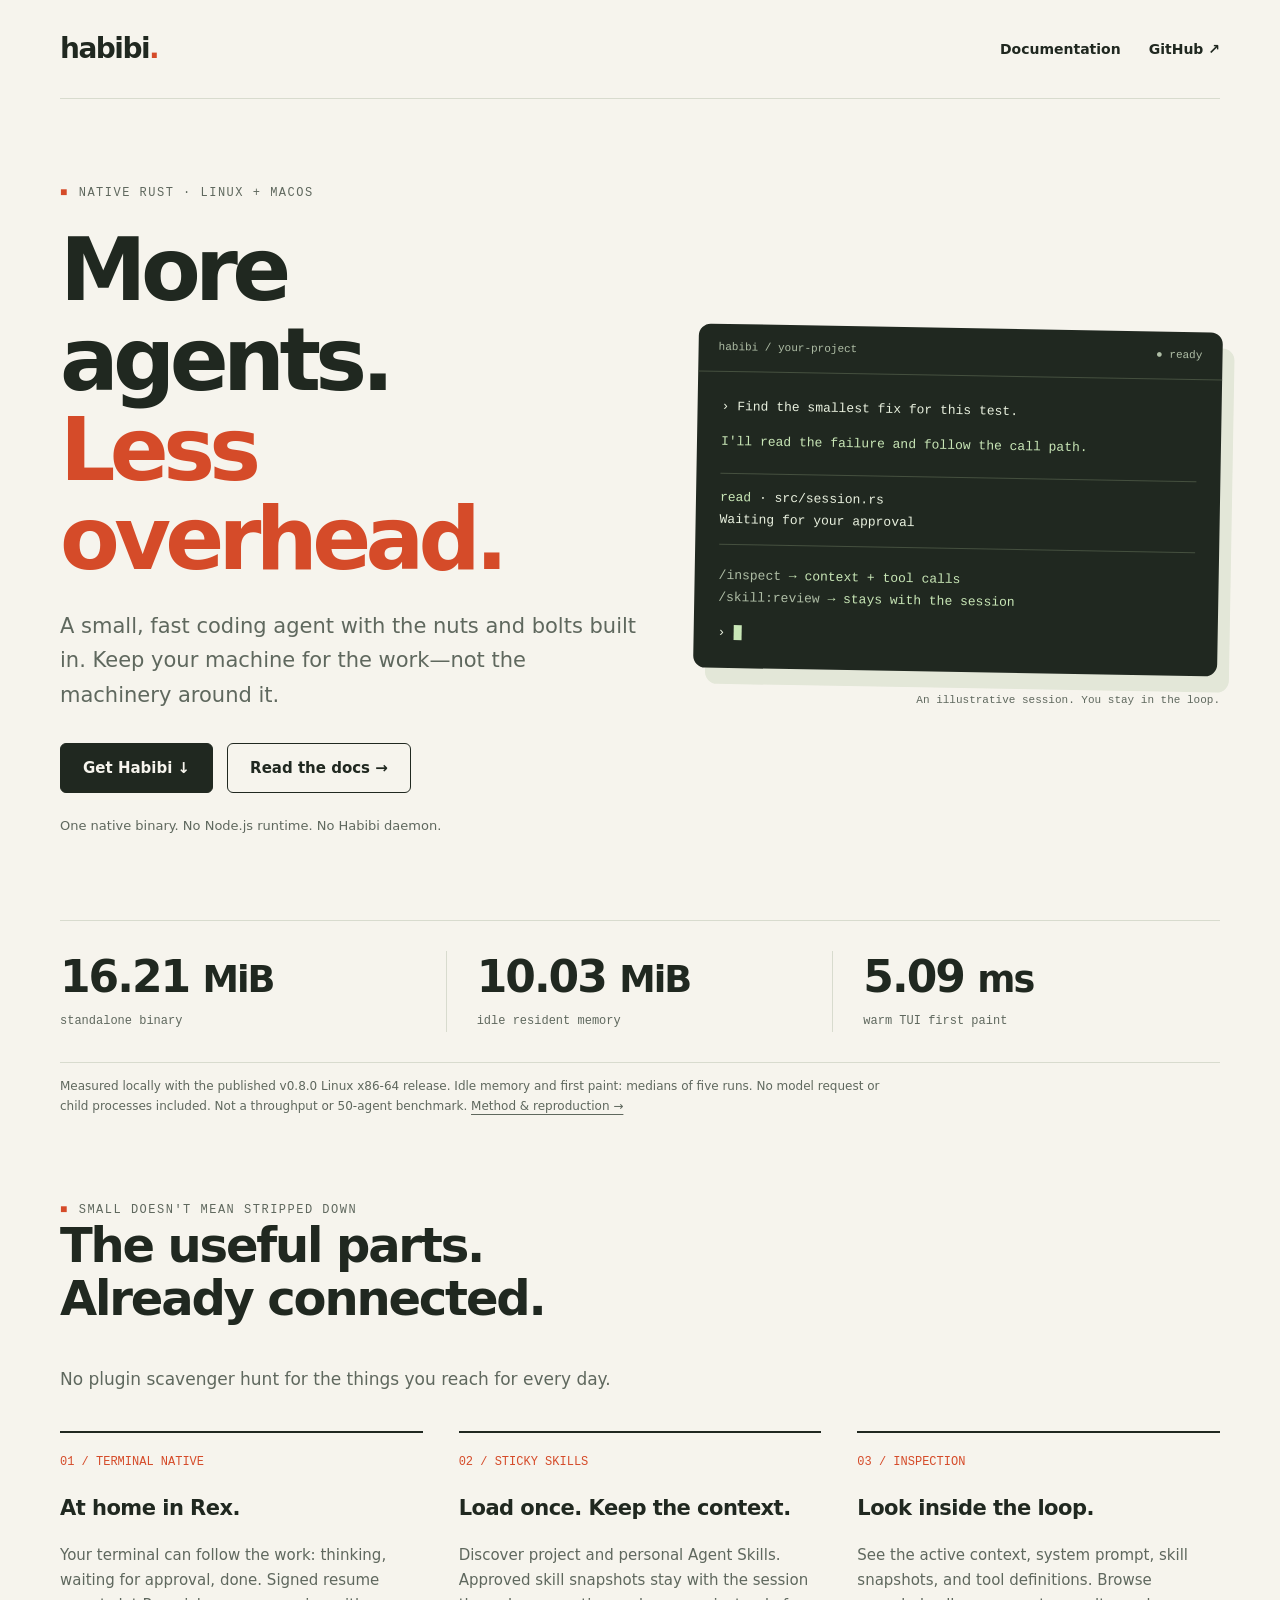
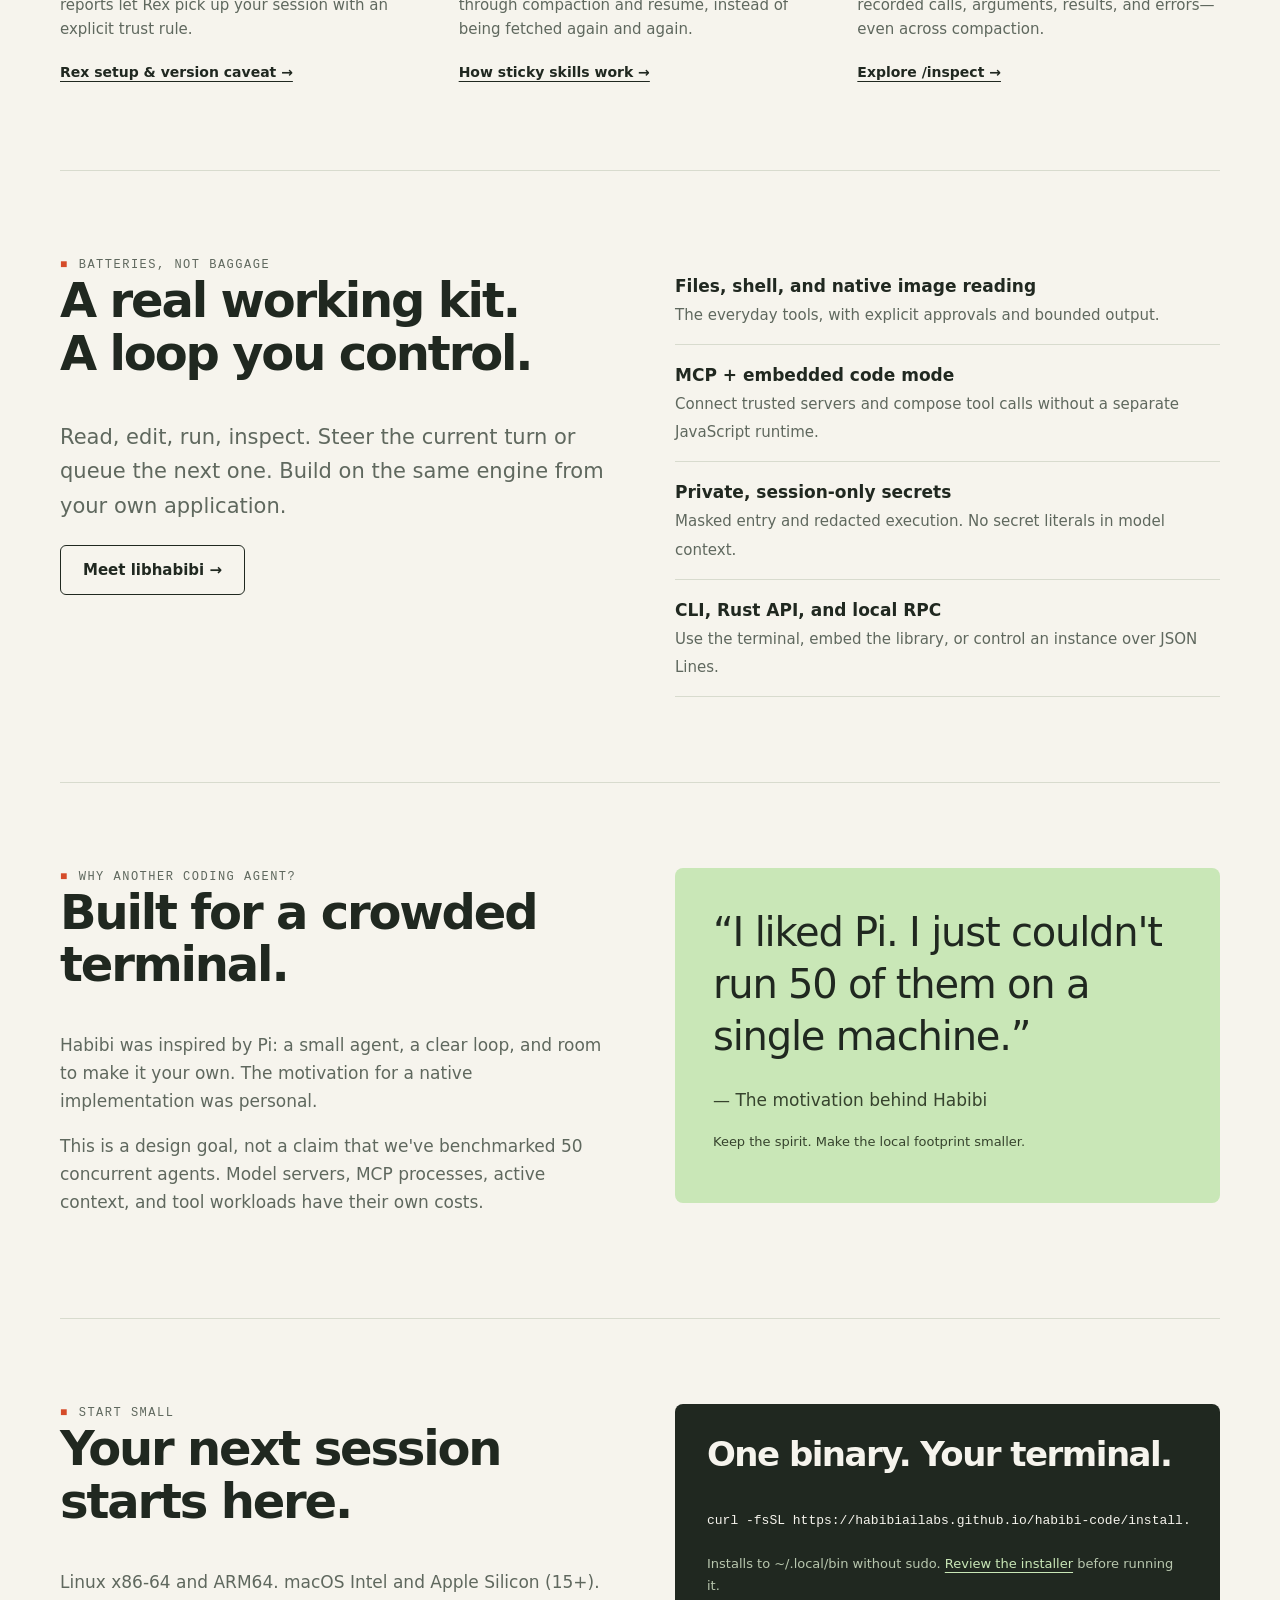
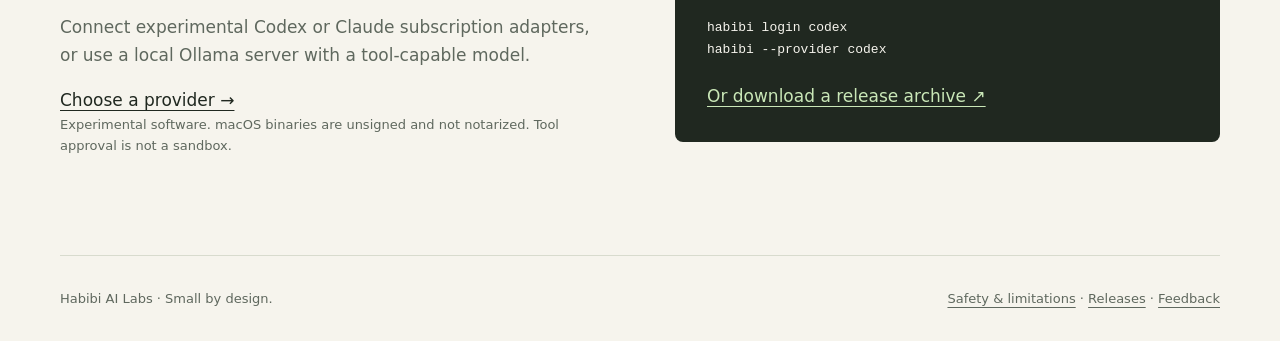
<file: docs/index.html>
<!doctype html>
<html lang="en"><head><meta charset="utf-8"><meta name="viewport" content="width=device-width,initial-scale=1">
<meta name="description" content="A small, fast native coding agent. Built-in tools, Rex integration, sticky skills, and context inspection. Linux and macOS."><meta name="theme-color" content="#f6f4ed"><title>Habibi — more agents, less overhead</title><link rel="stylesheet" href="site.css"></head><body>
<a class="skip" href="#main">Skip to content</a><header class="header wrap"><a class="brand" href="./" aria-label="Habibi home">habibi<span>.</span></a><nav aria-label="Main navigation"><a href="documentation.html" >Documentation</a><a href="https://github.com/HabibiAILabs/habibi-code">GitHub ↗</a></nav></header><main id="main" class="wrap">
<section class="hero" aria-labelledby="hero-title"><div><div class="eyebrow">Native Rust · Linux + macOS</div><h1 id="hero-title">More agents.<br><em>Less overhead.</em></h1><p class="lead">A small, fast coding agent with the nuts and bolts built in. Keep your machine for the work—not the machinery around it.</p><div class="actions"><a class="button primary" href="#install">Get Habibi ↓</a><a class="button" href="documentation.html">Read the docs →</a></div><p class="small">One native binary. No Node.js runtime. No Habibi daemon.</p></div>
<div><div class="terminal" role="img" aria-label="Illustrative Habibi session: inspecting a failing test, requesting permission, and displaying inspect and sticky skills features"><div class="terminal-bar"><span>habibi / your-project</span><span>● ready</span></div><div class="terminal-content"><p class="prompt">› Find the smallest fix for this test.</p><p class="accent">I'll read the failure and follow the call path.</p><div class="tool"><span class="accent">read</span> · src/session.rs<br><span>Waiting for your approval</span></div><p>/inspect <span class="accent">→ context + tool calls</span><br>/skill:review <span class="accent">→ stays with the session</span></p><div class="prompt">› <span class="cursor"></span></div></div></div><div class="terminal-caption">An illustrative session. You stay in the loop.</div></div></section>
<div class="metrics" aria-label="Local release-build measurements"><div class="metric"><strong>16.21 <small>MiB</small></strong><span>standalone binary</span></div><div class="metric"><strong>10.03 <small>MiB</small></strong><span>idle resident memory</span></div><div class="metric"><strong>5.09 <small>ms</small></strong><span>warm TUI first paint</span></div></div><p class="measurement">Measured locally with the published v0.8.0 Linux x86-64 release. Idle memory and first paint: medians of five runs. No model request or child processes included. Not a throughput or 50-agent benchmark. <a href="documentation.html#performance">Method &amp; reproduction →</a></p>
<section class="section" aria-labelledby="features"><div class="section-heading"><div class="eyebrow">Small doesn't mean stripped down</div><h2 id="features">The useful parts.<br>Already connected.</h2><p>No plugin scavenger hunt for the things you reach for every day.</p></div><div class="cards"><article class="card" id="rex-resume"><span class="number">01 / TERMINAL NATIVE</span><h3>At home in Rex.</h3><p>Your terminal can follow the work: thinking, waiting for approval, done. Signed resume reports let Rex pick up your session with an explicit trust rule.</p><a href="documentation.html#rex">Rex setup &amp; version caveat →</a></article><article class="card"><span class="number">02 / STICKY SKILLS</span><h3>Load once. Keep the context.</h3><p>Discover project and personal Agent Skills. Approved skill snapshots stay with the session through compaction and resume, instead of being fetched again and again.</p><a href="documentation.html#skills">How sticky skills work →</a></article><article class="card"><span class="number">03 / INSPECTION</span><h3>Look inside the loop.</h3><p>See the active context, system prompt, skill snapshots, and tool definitions. Browse recorded calls, arguments, results, and errors—even across compaction.</p><a href="documentation.html#inspection">Explore /inspect →</a></article></div></section>
<section class="section split" aria-labelledby="tools"><div><div class="eyebrow">Batteries, not baggage</div><h2 id="tools">A real working kit.<br>A loop you control.</h2><p class="lead">Read, edit, run, inspect. Steer the current turn or queue the next one. Build on the same engine from your own application.</p><a class="button" href="documentation.html#api">Meet libhabibi →</a></div><ul class="feature-list"><li><b>Files, shell, and native image reading</b><span>The everyday tools, with explicit approvals and bounded output.</span></li><li><b>MCP + embedded code mode</b><span>Connect trusted servers and compose tool calls without a separate JavaScript runtime.</span></li><li><b>Private, session-only secrets</b><span>Masked entry and redacted execution. No secret literals in model context.</span></li><li><b>CLI, Rust API, and local RPC</b><span>Use the terminal, embed the library, or control an instance over JSON Lines.</span></li></ul></section>
<section class="section split" aria-labelledby="origin"><div><div class="eyebrow">Why another coding agent?</div><h2 id="origin">Built for a crowded terminal.</h2><p>Habibi was inspired by Pi: a small agent, a clear loop, and room to make it your own. The motivation for a native implementation was personal.</p><p>This is a design goal, not a claim that we've benchmarked 50 concurrent agents. Model servers, MCP processes, active context, and tool workloads have their own costs.</p></div><div class="band"><blockquote class="quote">“I liked Pi. I just couldn't run 50 of them on a single machine.”</blockquote><p>— The motivation behind Habibi</p><p class="small">Keep the spirit. Make the local footprint smaller.</p></div></section>
<section class="section split" aria-labelledby="install"><div><div class="eyebrow">Start small</div><h2 id="install">Your next session<br>starts here.</h2><p>Linux x86-64 and ARM64. macOS Intel and Apple Silicon (15+).</p><p>Connect experimental Codex or Claude subscription adapters, or use a local Ollama server with a tool-capable model.</p><a href="documentation.html#quickstart">Choose a provider →</a><p class="small">Experimental software. macOS binaries are unsigned and not notarized. Tool approval is not a sandbox.</p></div><div class="install"><h2>One binary. Your terminal.</h2><pre><code>curl -fsSL https://habibiailabs.github.io/habibi-code/install.sh | sh</code></pre><p class="small">Installs to ~/.local/bin without sudo. <a href="install.sh">Review the installer</a> before running it.</p><pre><code>habibi login codex
habibi --provider codex</code></pre><a href="https://github.com/HabibiAILabs/habibi-code/releases/latest">Or download a release archive ↗</a></div></section>
</main><footer class="footer wrap"><p>Habibi AI Labs · Small by design.</p><div><a href="documentation.html#safety">Safety &amp; limitations</a> · <a href="https://github.com/HabibiAILabs/habibi-code/releases">Releases</a> · <a href="https://github.com/HabibiAILabs/habibi-code/issues">Feedback</a></div></footer></body></html>
</file>
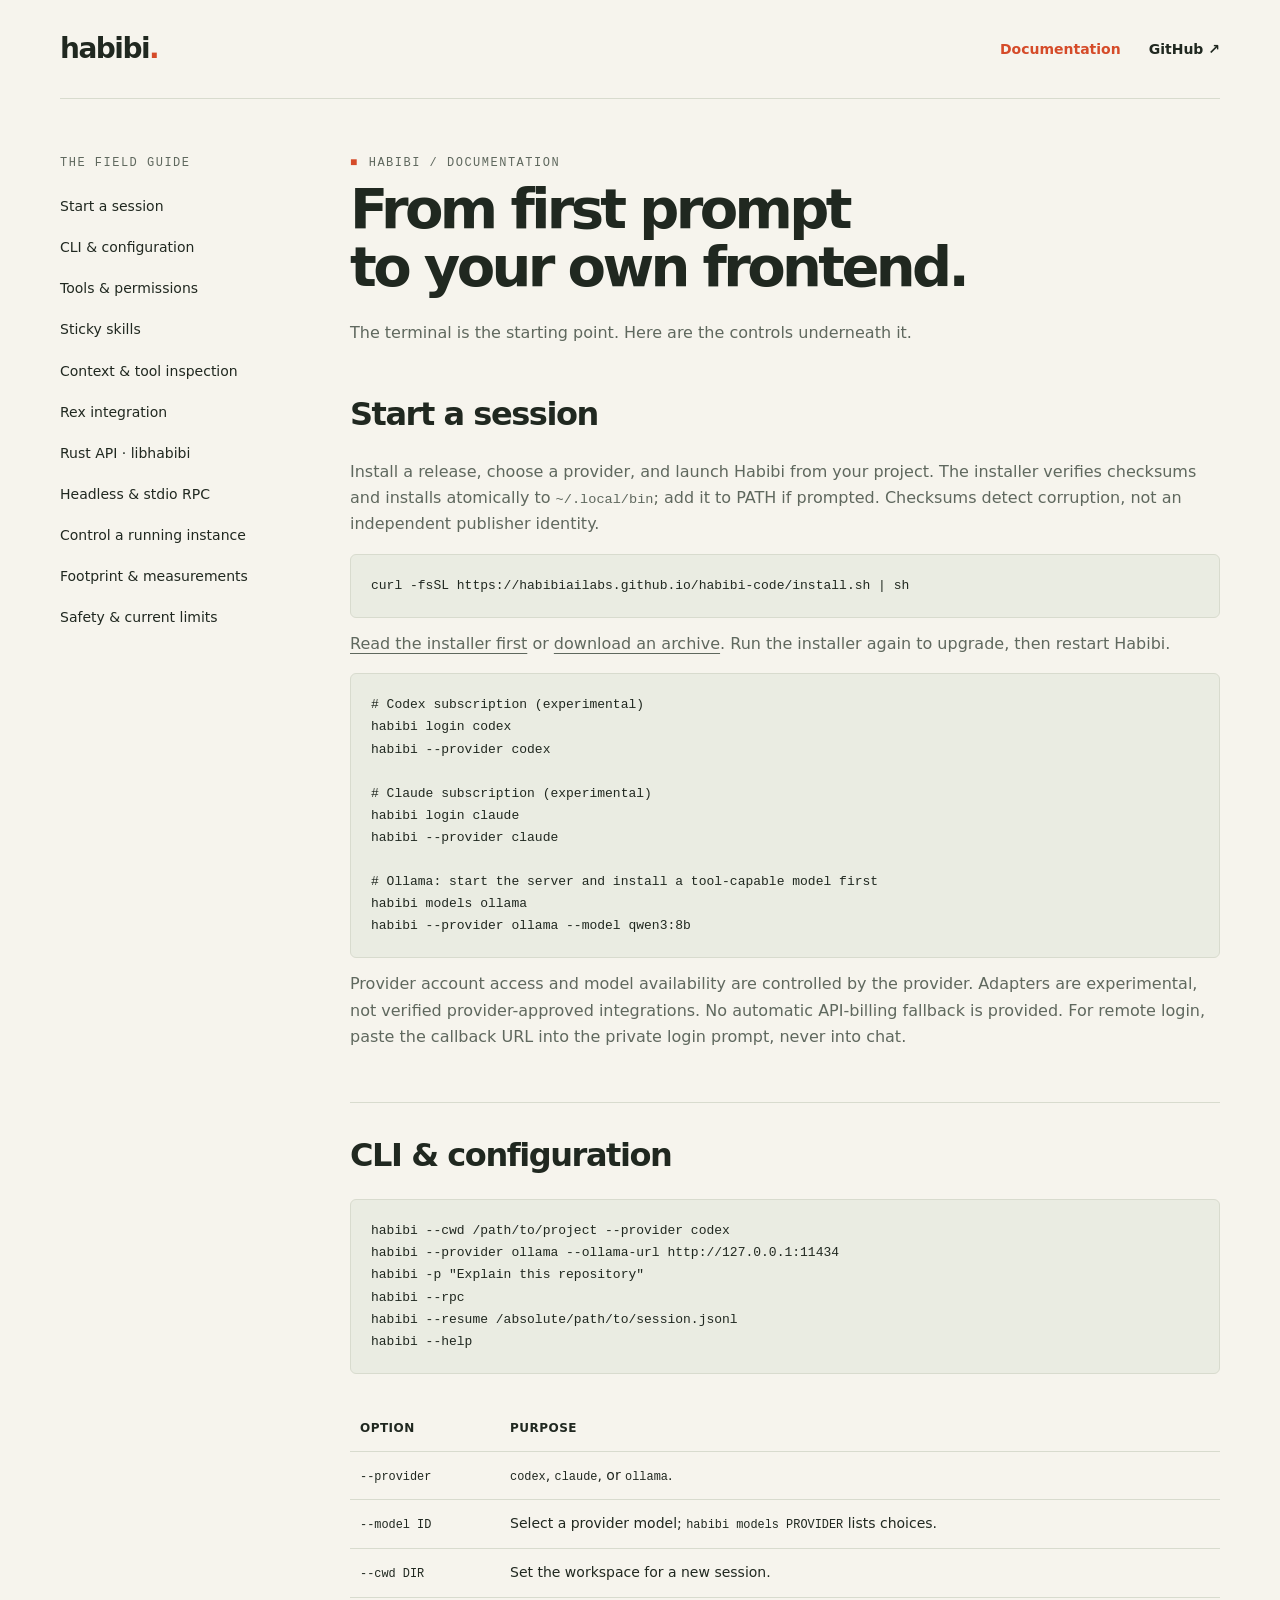
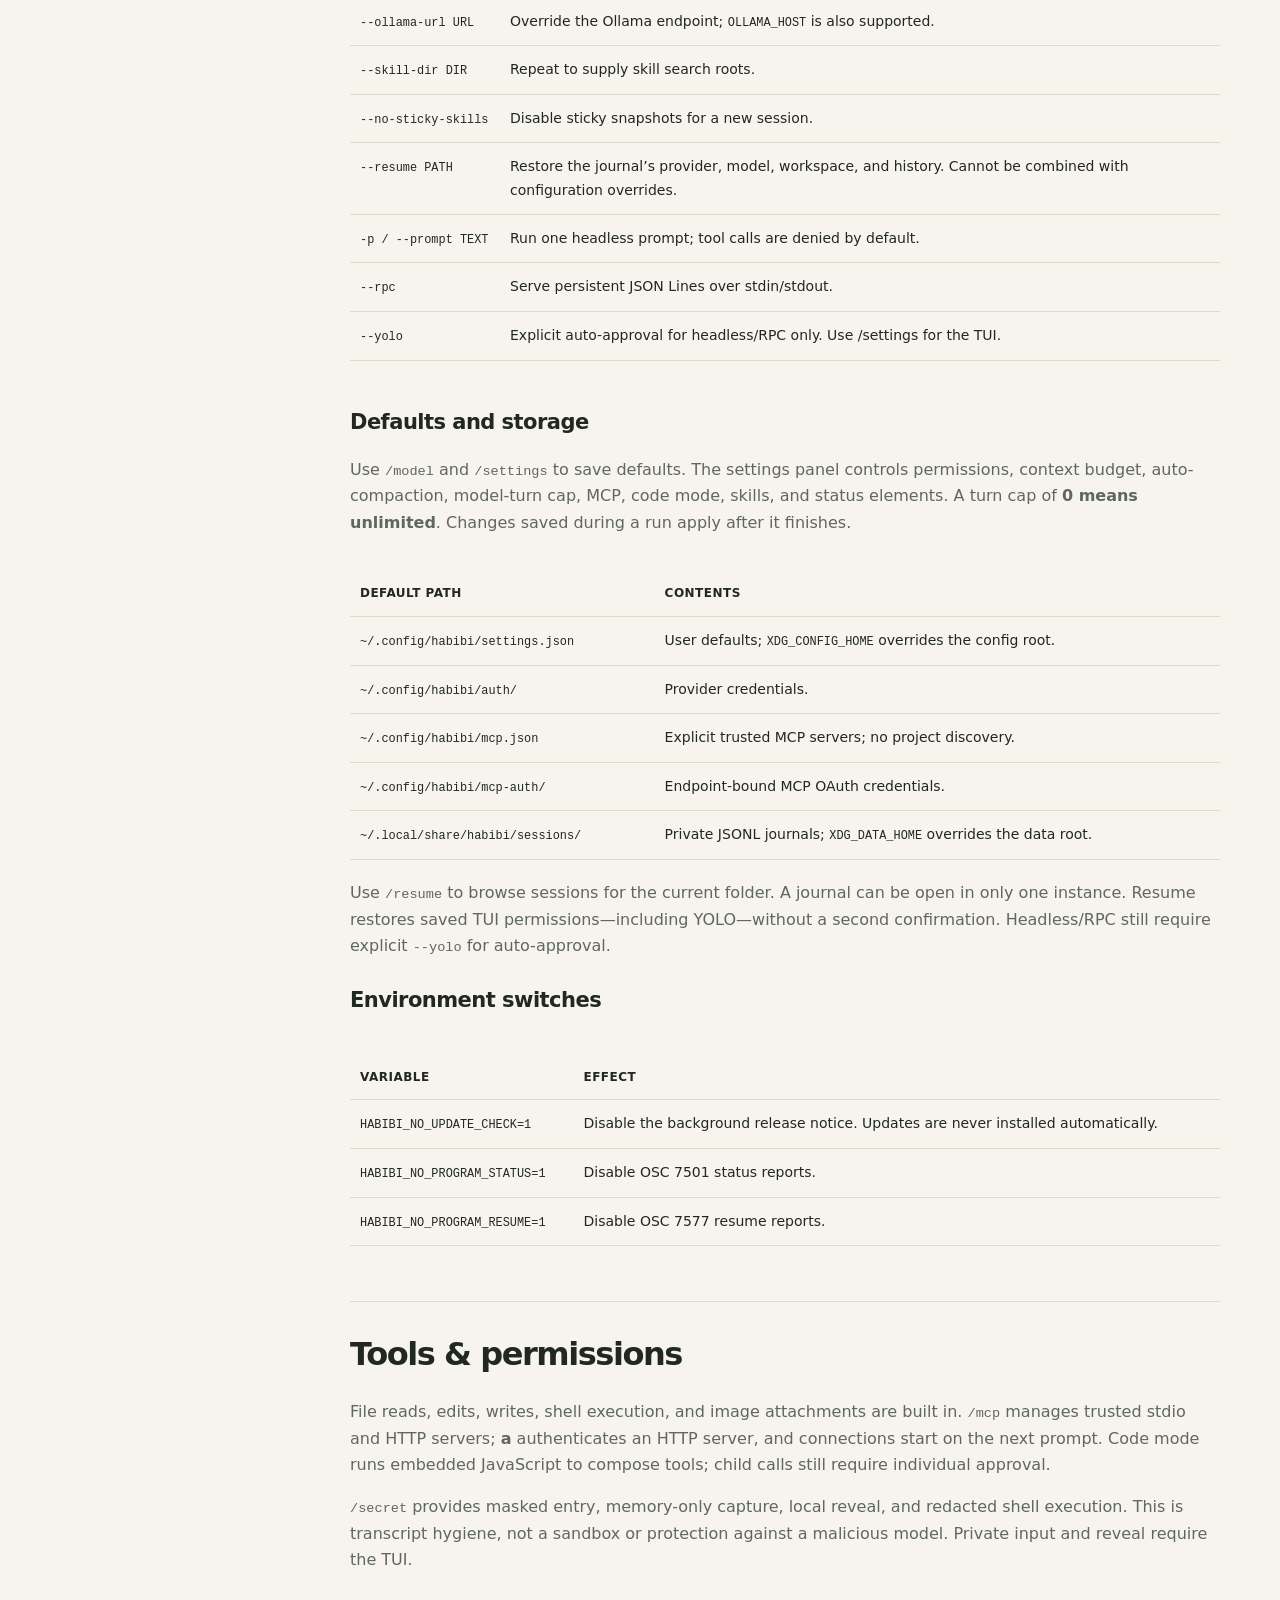
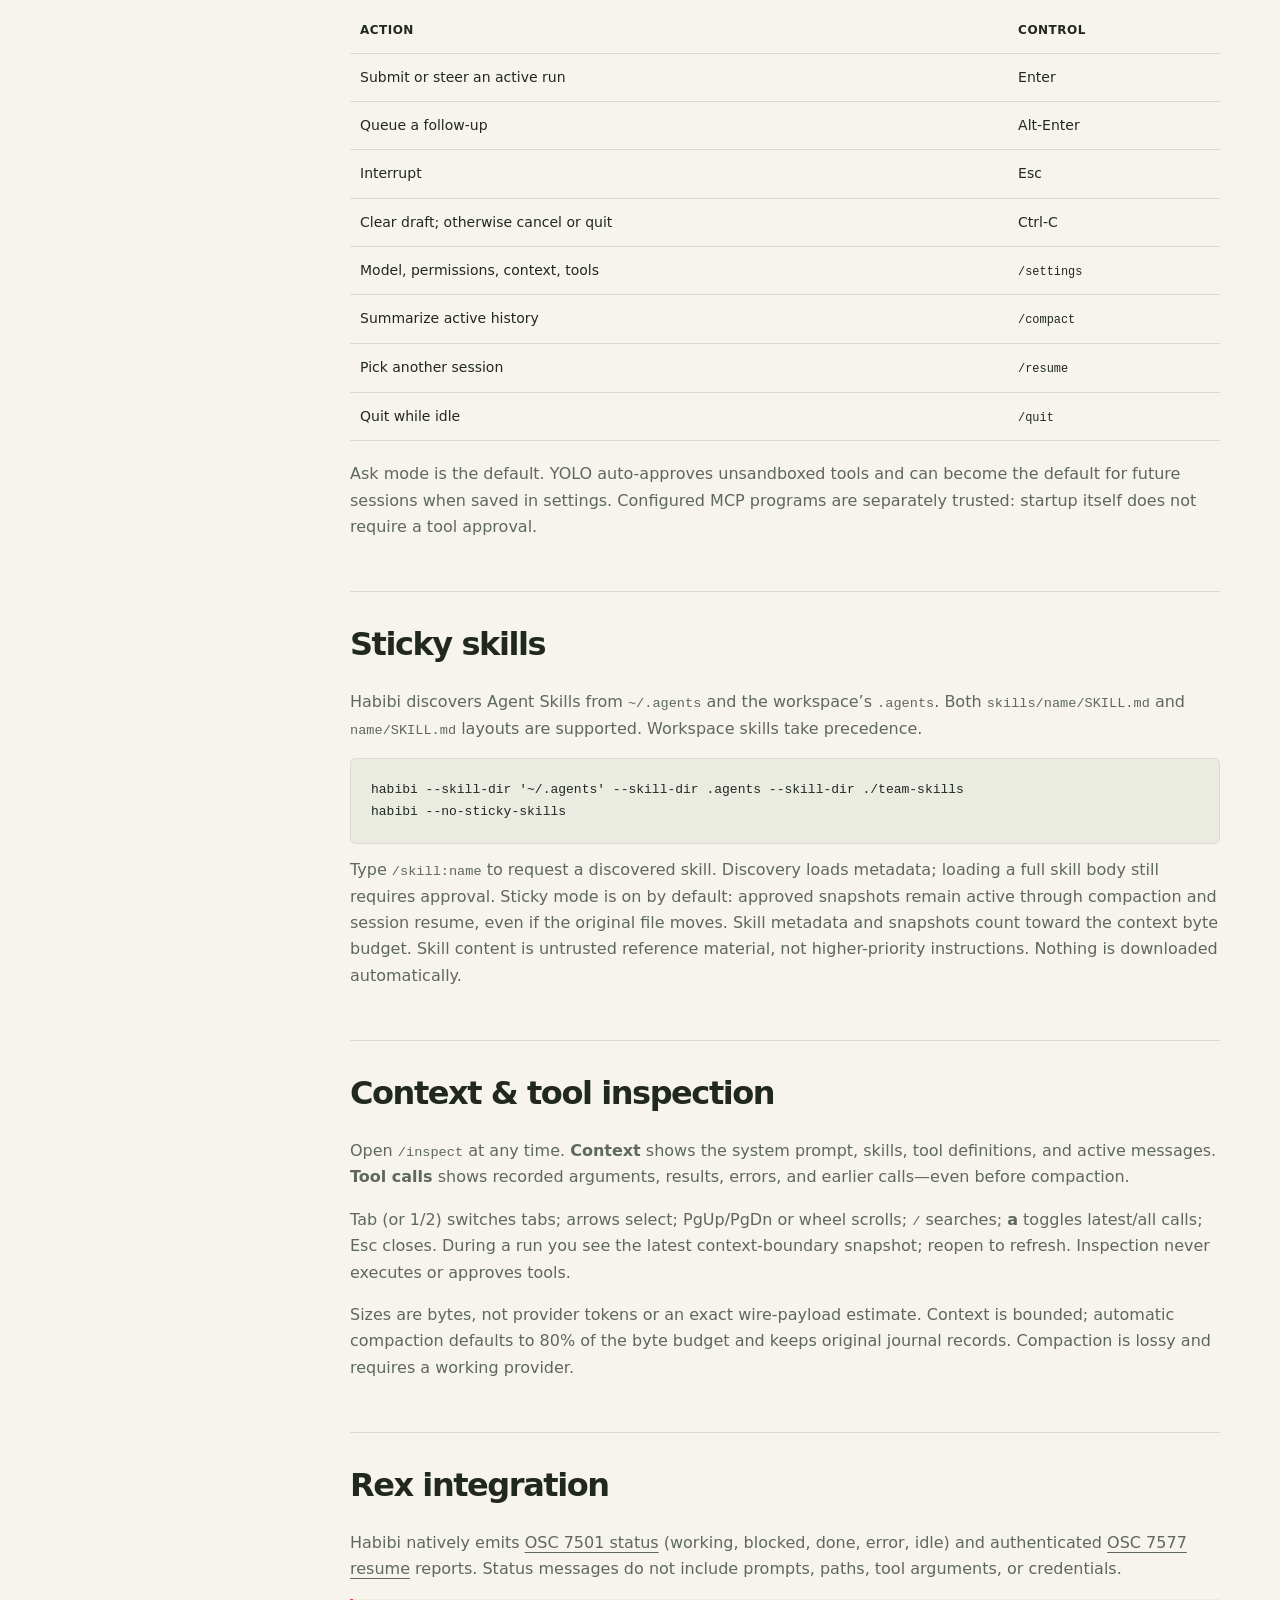
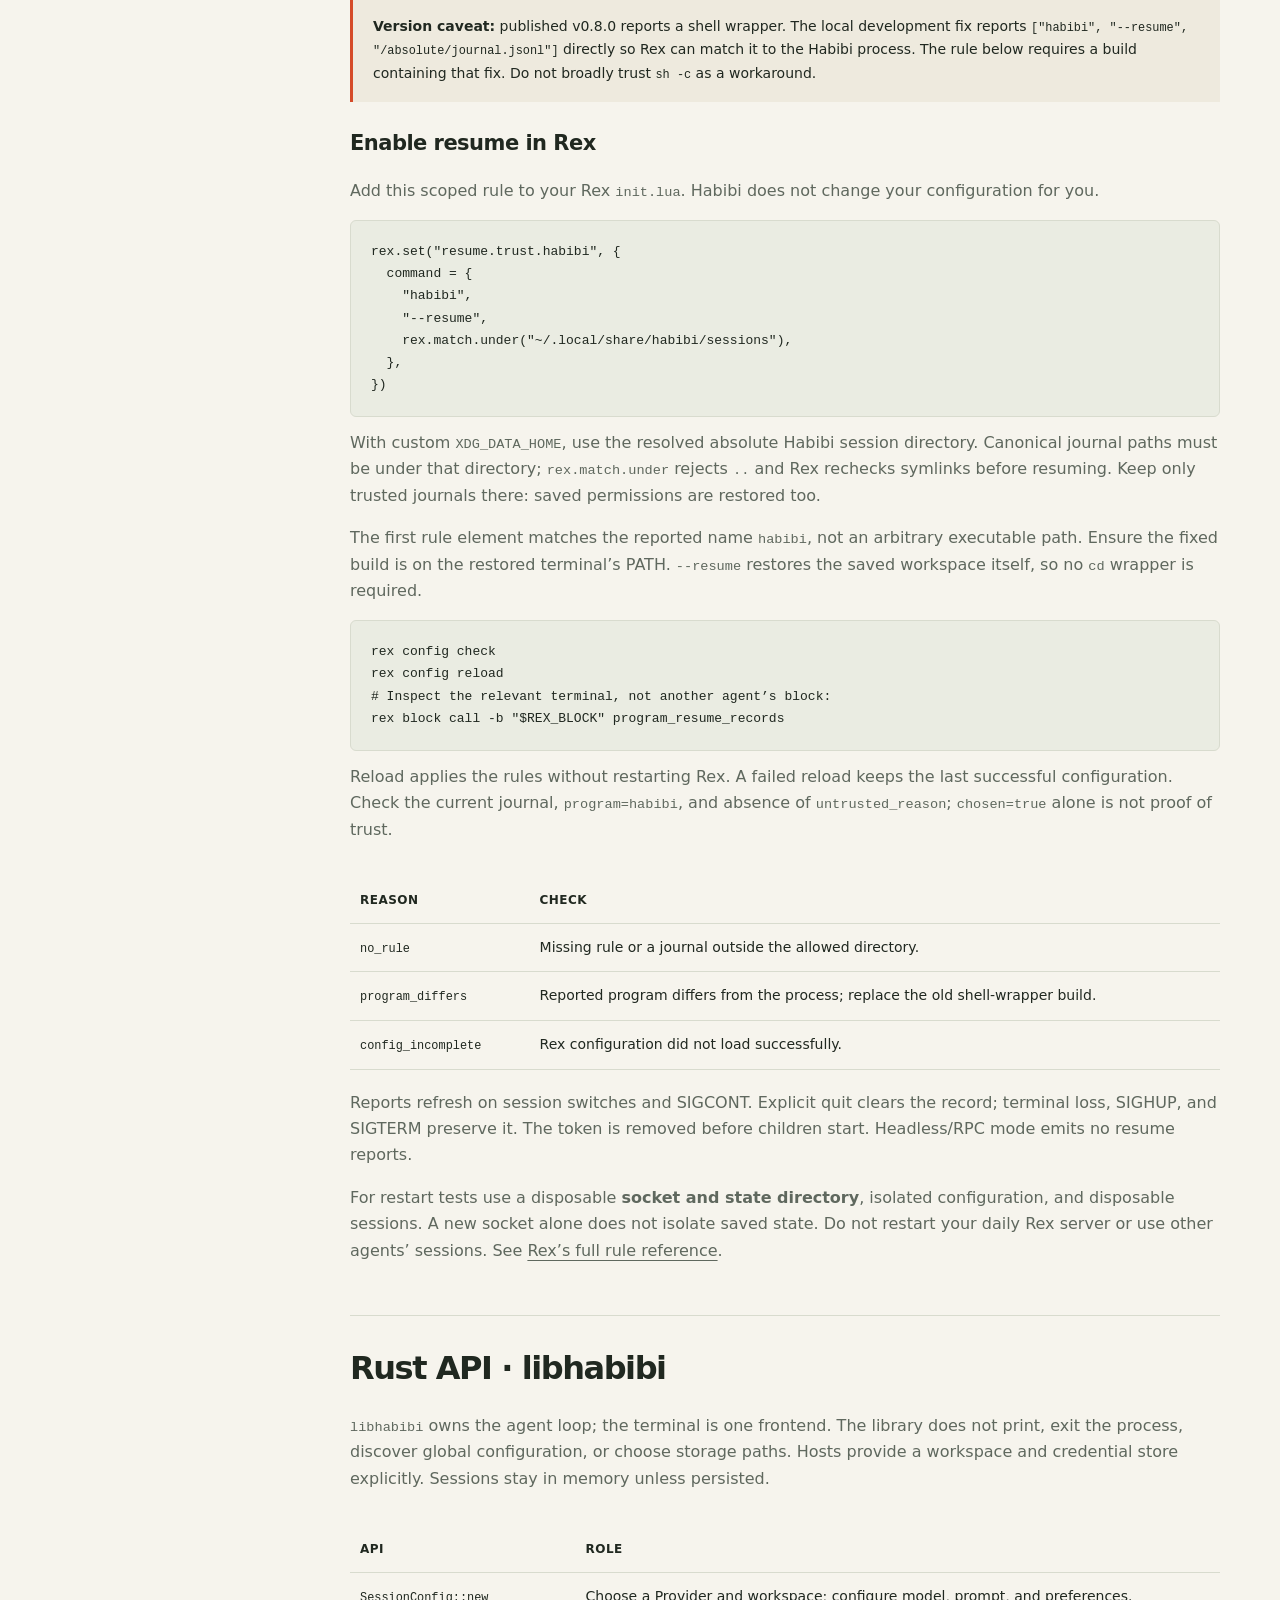
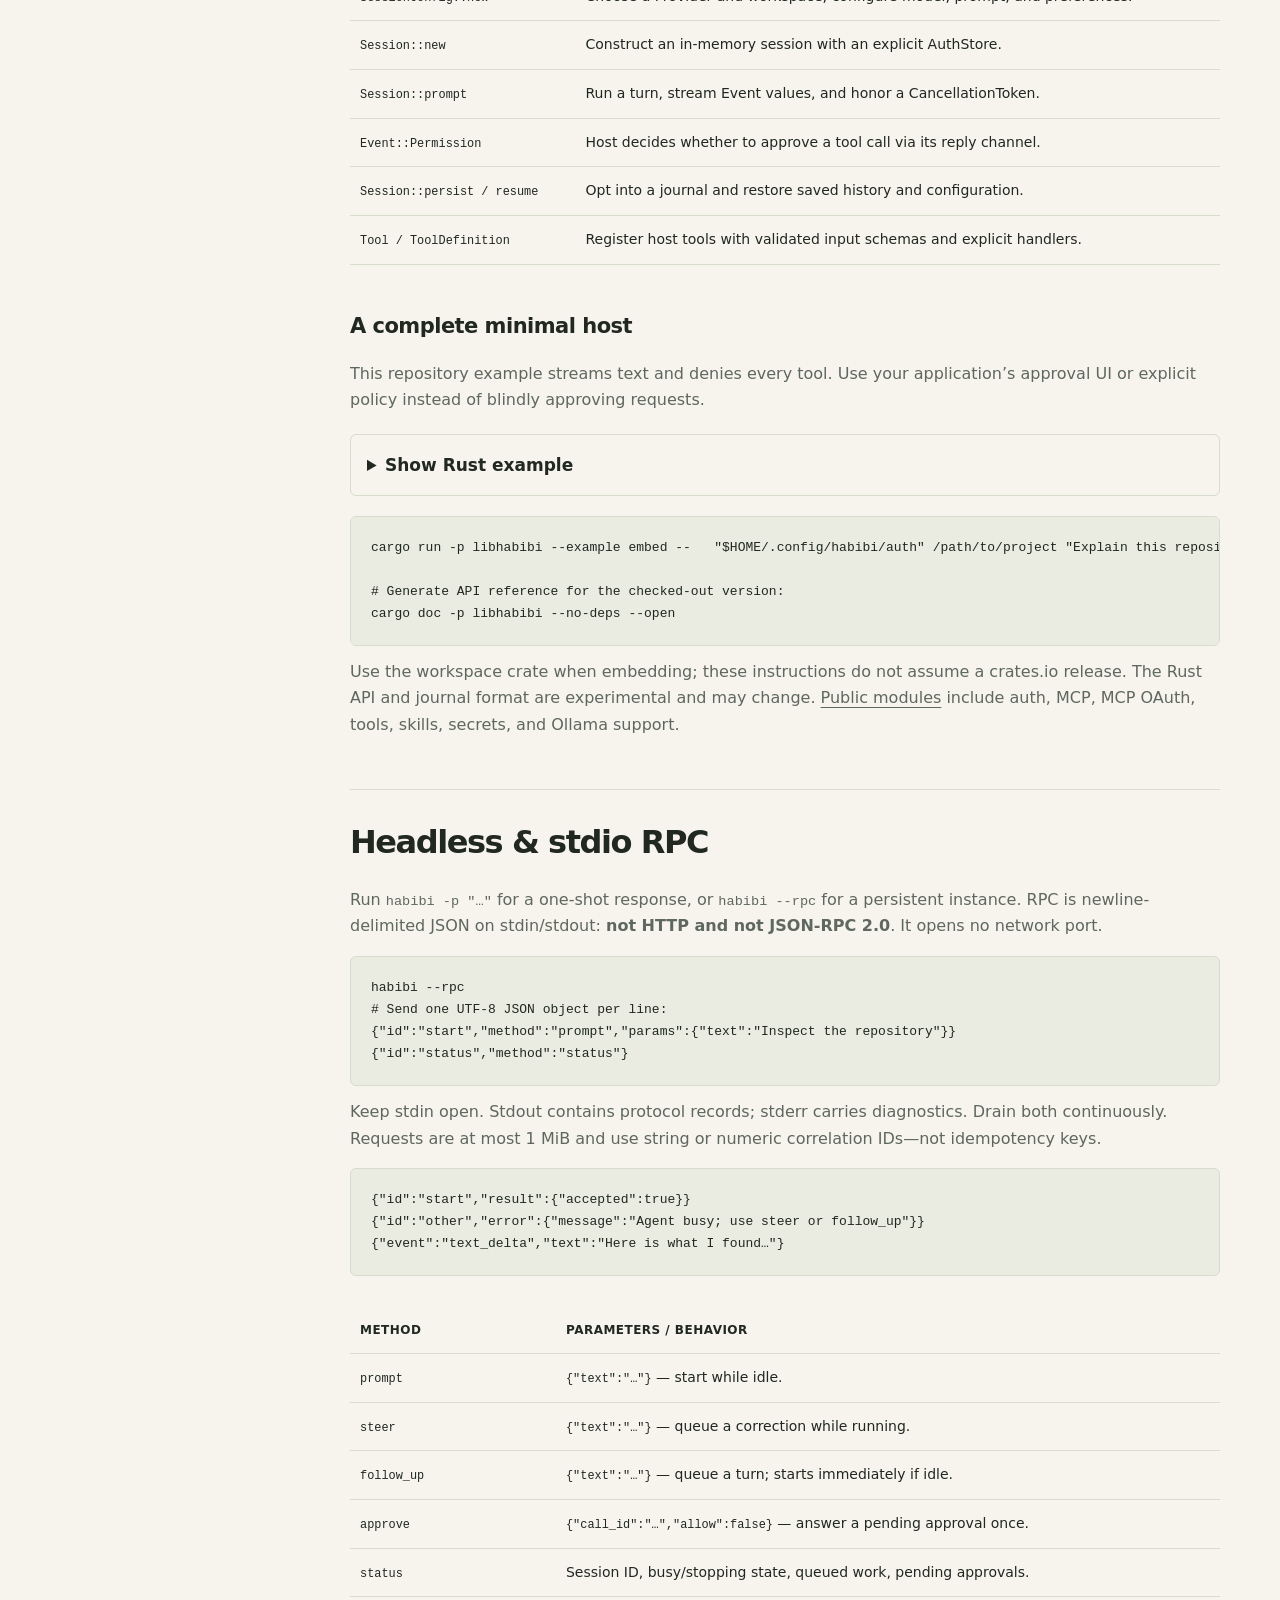
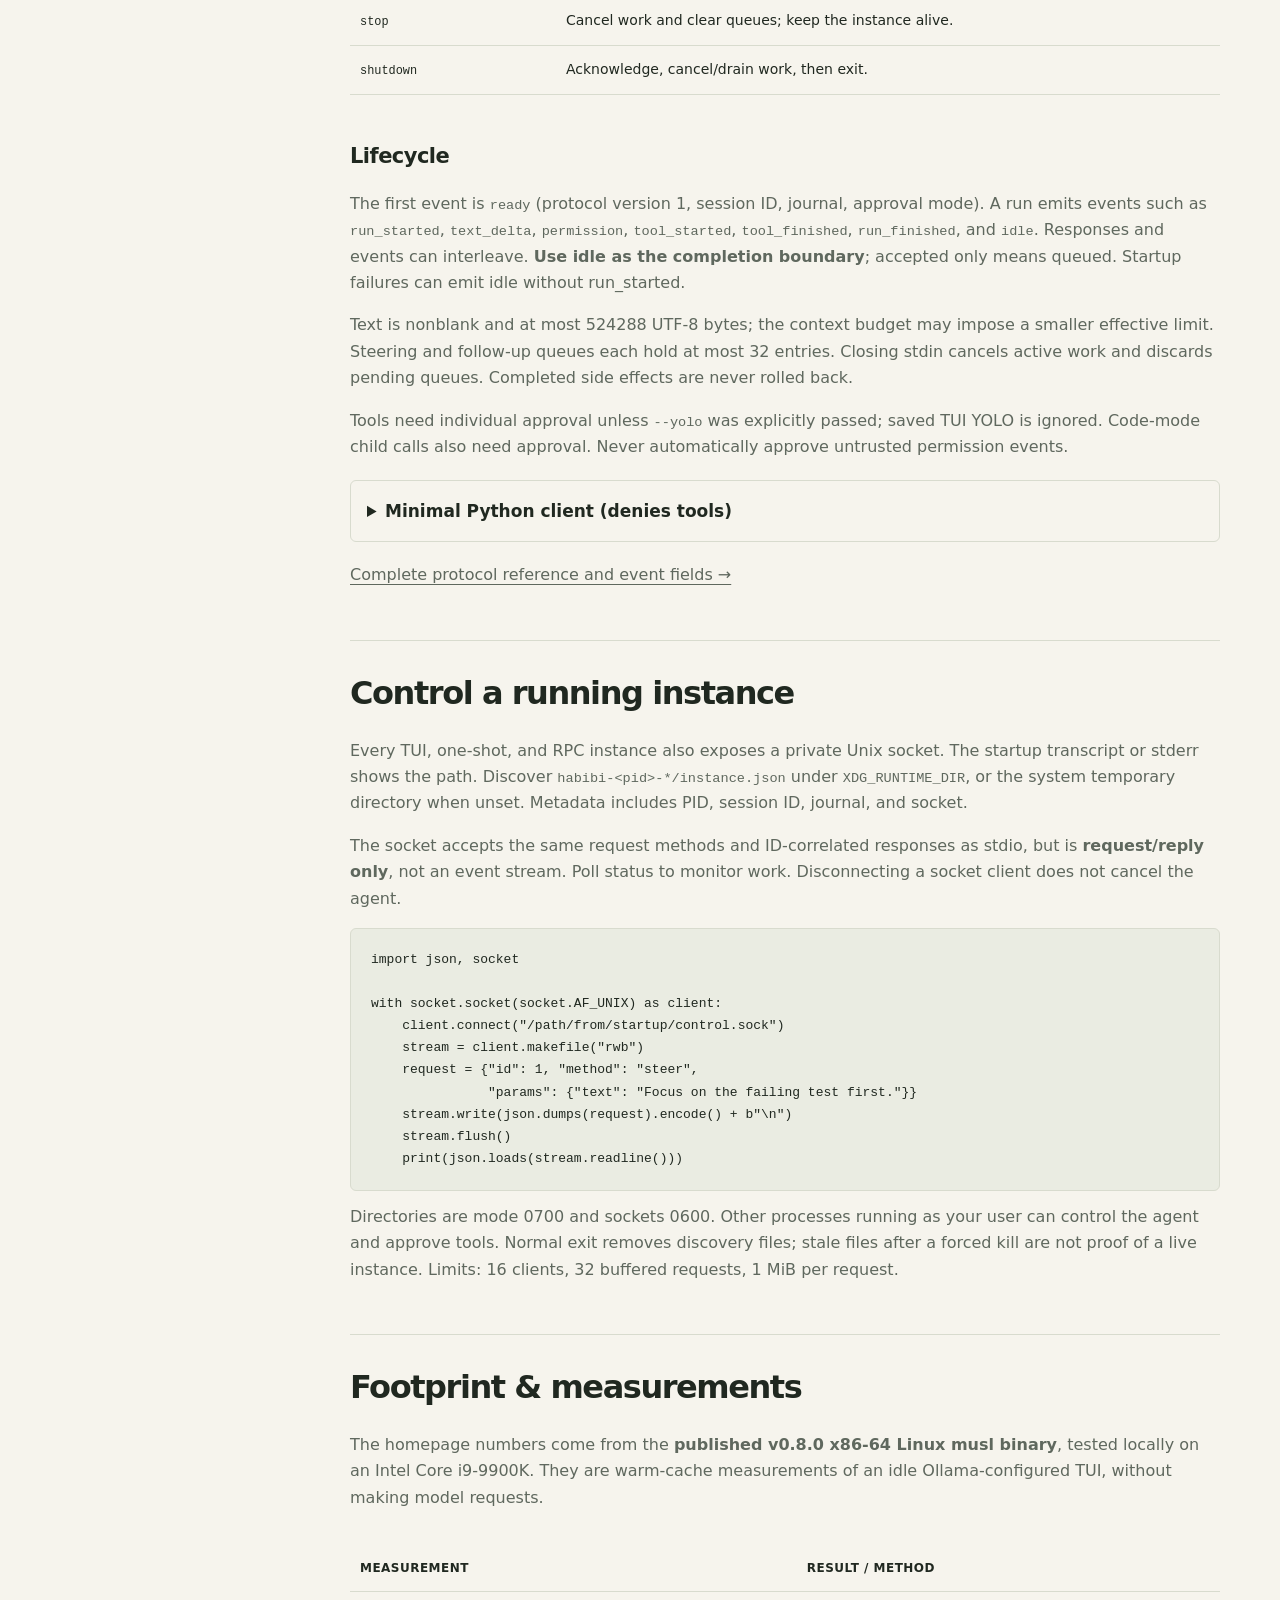
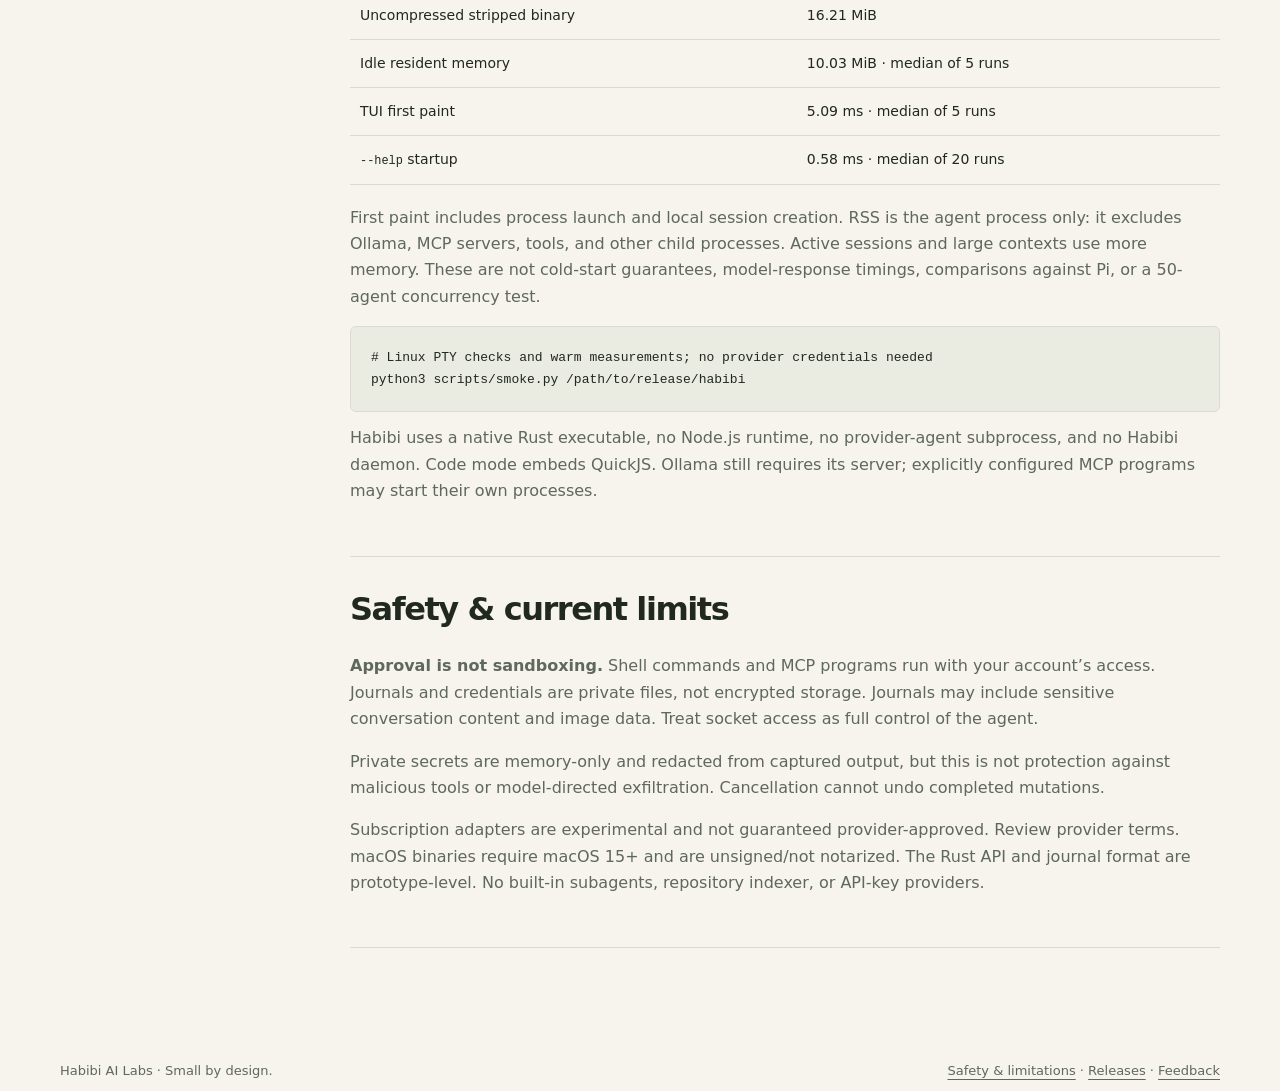
<file: docs/documentation.html>
<!doctype html>
<html lang="en"><head><meta charset="utf-8"><meta name="viewport" content="width=device-width,initial-scale=1">
<meta name="description" content="Set up Habibi, configure the CLI, integrate libhabibi, control agents with RPC, and enable Rex resume."><meta name="theme-color" content="#f6f4ed"><title>Habibi documentation — CLI, Rust API, RPC & Rex</title><link rel="stylesheet" href="site.css"></head><body>
<a class="skip" href="#main">Skip to content</a><header class="header wrap"><a class="brand" href="./" aria-label="Habibi home">habibi<span>.</span></a><nav aria-label="Main navigation"><a href="documentation.html" aria-current="page">Documentation</a><a href="https://github.com/HabibiAILabs/habibi-code">GitHub ↗</a></nav></header><main id="main" class="wrap docs-layout"><aside class="sidebar"><span class="label">The field guide</span><nav aria-label="Documentation sections"><a href="#quickstart">Start a session</a><a href="#cli">CLI &amp; configuration</a><a href="#workflow">Tools &amp; permissions</a><a href="#skills">Sticky skills</a><a href="#inspection">Context &amp; tool inspection</a><a href="#rex">Rex integration</a><a href="#api">Rust API · libhabibi</a><a href="#rpc">Headless &amp; stdio RPC</a><a href="#socket">Control a running instance</a><a href="#performance">Footprint &amp; measurements</a><a href="#safety">Safety &amp; current limits</a></nav></aside><article class="doc"><div class="eyebrow">Habibi / documentation</div><h1>From first prompt<br>to your own frontend.</h1><p class="lead">The terminal is the starting point. Here are the controls underneath it.</p><section id="quickstart"><h2>Start a session</h2><p>Install a release, choose a provider, and launch Habibi from your project. The installer verifies checksums and installs atomically to <code>~/.local/bin</code>; add it to PATH if prompted. Checksums detect corruption, not an independent publisher identity.</p><pre><code>curl -fsSL https://habibiailabs.github.io/habibi-code/install.sh | sh</code></pre><p><a href="install.sh">Read the installer first</a> or <a href="https://github.com/HabibiAILabs/habibi-code/releases/latest">download an archive</a>. Run the installer again to upgrade, then restart Habibi.</p><pre><code># Codex subscription (experimental)
habibi login codex
habibi --provider codex

# Claude subscription (experimental)
habibi login claude
habibi --provider claude

# Ollama: start the server and install a tool-capable model first
habibi models ollama
habibi --provider ollama --model qwen3:8b</code></pre><p>Provider account access and model availability are controlled by the provider. Adapters are experimental, not verified provider-approved integrations. No automatic API-billing fallback is provided. For remote login, paste the callback URL into the private login prompt, never into chat.</p></section><section id="cli"><h2>CLI &amp; configuration</h2><pre><code>habibi --cwd /path/to/project --provider codex
habibi --provider ollama --ollama-url http://127.0.0.1:11434
habibi -p &quot;Explain this repository&quot;
habibi --rpc
habibi --resume /absolute/path/to/session.jsonl
habibi --help</code></pre><div class="table-scroll"><table><thead><tr><th scope="col">Option</th><th scope="col">Purpose</th></tr></thead><tbody><tr><td><code>--provider</code></td><td><code>codex</code>, <code>claude</code>, or <code>ollama</code>.</td></tr><tr><td><code>--model ID</code></td><td>Select a provider model; <code>habibi models PROVIDER</code> lists choices.</td></tr><tr><td><code>--cwd DIR</code></td><td>Set the workspace for a new session.</td></tr><tr><td><code>--ollama-url URL</code></td><td>Override the Ollama endpoint; <code>OLLAMA_HOST</code> is also supported.</td></tr><tr><td><code>--skill-dir DIR</code></td><td>Repeat to supply skill search roots.</td></tr><tr><td><code>--no-sticky-skills</code></td><td>Disable sticky snapshots for a new session.</td></tr><tr><td><code>--resume PATH</code></td><td>Restore the journal’s provider, model, workspace, and history. Cannot be combined with configuration overrides.</td></tr><tr><td><code>-p / --prompt TEXT</code></td><td>Run one headless prompt; tool calls are denied by default.</td></tr><tr><td><code>--rpc</code></td><td>Serve persistent JSON Lines over stdin/stdout.</td></tr><tr><td><code>--yolo</code></td><td>Explicit auto-approval for headless/RPC only. Use /settings for the TUI.</td></tr></tbody></table></div><h3>Defaults and storage</h3><p>Use <code>/model</code> and <code>/settings</code> to save defaults. The settings panel controls permissions, context budget, auto-compaction, model-turn cap, MCP, code mode, skills, and status elements. A turn cap of <strong>0 means unlimited</strong>. Changes saved during a run apply after it finishes.</p><div class="table-scroll"><table><thead><tr><th scope="col">Default path</th><th scope="col">Contents</th></tr></thead><tbody><tr><td><code>~/.config/habibi/settings.json</code></td><td>User defaults; <code>XDG_CONFIG_HOME</code> overrides the config root.</td></tr><tr><td><code>~/.config/habibi/auth/</code></td><td>Provider credentials.</td></tr><tr><td><code>~/.config/habibi/mcp.json</code></td><td>Explicit trusted MCP servers; no project discovery.</td></tr><tr><td><code>~/.config/habibi/mcp-auth/</code></td><td>Endpoint-bound MCP OAuth credentials.</td></tr><tr><td><code>~/.local/share/habibi/sessions/</code></td><td>Private JSONL journals; <code>XDG_DATA_HOME</code> overrides the data root.</td></tr></tbody></table></div><p>Use <code>/resume</code> to browse sessions for the current folder. A journal can be open in only one instance. Resume restores saved TUI permissions—including YOLO—without a second confirmation. Headless/RPC still require explicit <code>--yolo</code> for auto-approval.</p><h3>Environment switches</h3><div class="table-scroll"><table><thead><tr><th scope="col">Variable</th><th scope="col">Effect</th></tr></thead><tbody><tr><td><code>HABIBI_NO_UPDATE_CHECK=1</code></td><td>Disable the background release notice. Updates are never installed automatically.</td></tr><tr><td><code>HABIBI_NO_PROGRAM_STATUS=1</code></td><td>Disable OSC 7501 status reports.</td></tr><tr><td><code>HABIBI_NO_PROGRAM_RESUME=1</code></td><td>Disable OSC 7577 resume reports.</td></tr></tbody></table></div></section><section id="workflow"><h2>Tools &amp; permissions</h2><p>File reads, edits, writes, shell execution, and image attachments are built in. <code>/mcp</code> manages trusted stdio and HTTP servers; <strong>a</strong> authenticates an HTTP server, and connections start on the next prompt. Code mode runs embedded JavaScript to compose tools; child calls still require individual approval.</p><p><code>/secret</code> provides masked entry, memory-only capture, local reveal, and redacted shell execution. This is transcript hygiene, not a sandbox or protection against a malicious model. Private input and reveal require the TUI.</p><div class="table-scroll"><table><thead><tr><th scope="col">Action</th><th scope="col">Control</th></tr></thead><tbody><tr><td>Submit or steer an active run</td><td>Enter</td></tr><tr><td>Queue a follow-up</td><td>Alt-Enter</td></tr><tr><td>Interrupt</td><td>Esc</td></tr><tr><td>Clear draft; otherwise cancel or quit</td><td>Ctrl-C</td></tr><tr><td>Model, permissions, context, tools</td><td><code>/settings</code></td></tr><tr><td>Summarize active history</td><td><code>/compact</code></td></tr><tr><td>Pick another session</td><td><code>/resume</code></td></tr><tr><td>Quit while idle</td><td><code>/quit</code></td></tr></tbody></table></div><p>Ask mode is the default. YOLO auto-approves unsandboxed tools and can become the default for future sessions when saved in settings. Configured MCP programs are separately trusted: startup itself does not require a tool approval.</p></section><section id="skills"><h2>Sticky skills</h2><p>Habibi discovers Agent Skills from <code>~/.agents</code> and the workspace’s <code>.agents</code>. Both <code>skills/name/SKILL.md</code> and <code>name/SKILL.md</code> layouts are supported. Workspace skills take precedence.</p><pre><code>habibi --skill-dir &#x27;~/.agents&#x27; --skill-dir .agents --skill-dir ./team-skills
habibi --no-sticky-skills</code></pre><p>Type <code>/skill:name</code> to request a discovered skill. Discovery loads metadata; loading a full skill body still requires approval. Sticky mode is on by default: approved snapshots remain active through compaction and session resume, even if the original file moves. Skill metadata and snapshots count toward the context byte budget. Skill content is untrusted reference material, not higher-priority instructions. Nothing is downloaded automatically.</p></section><section id="inspection"><h2>Context &amp; tool inspection</h2><p>Open <code>/inspect</code> at any time. <strong>Context</strong> shows the system prompt, skills, tool definitions, and active messages. <strong>Tool calls</strong> shows recorded arguments, results, errors, and earlier calls—even before compaction.</p><p>Tab (or 1/2) switches tabs; arrows select; PgUp/PgDn or wheel scrolls; <code>/</code> searches; <strong>a</strong> toggles latest/all calls; Esc closes. During a run you see the latest context-boundary snapshot; reopen to refresh. Inspection never executes or approves tools.</p><p>Sizes are bytes, not provider tokens or an exact wire-payload estimate. Context is bounded; automatic compaction defaults to 80% of the byte budget and keeps original journal records. Compaction is lossy and requires a working provider.</p></section><section id="rex"><h2>Rex integration</h2><p>Habibi natively emits <a href="https://www.superlogical.com/rex/docs/build/program-status">OSC 7501 status</a> (working, blocked, done, error, idle) and authenticated <a href="https://www.superlogical.com/rex/docs/build/program-resume">OSC 7577 resume</a> reports. Status messages do not include prompts, paths, tool arguments, or credentials.</p><div class="note"><strong>Version caveat:</strong> published v0.8.0 reports a shell wrapper. The local development fix reports <code>["habibi", "--resume", "/absolute/journal.jsonl"]</code> directly so Rex can match it to the Habibi process. The rule below requires a build containing that fix. Do not broadly trust <code>sh -c</code> as a workaround.</div><h3>Enable resume in Rex</h3><p>Add this scoped rule to your Rex <code>init.lua</code>. Habibi does not change your configuration for you.</p><pre><code>rex.set(&quot;resume.trust.habibi&quot;, {
  command = {
    &quot;habibi&quot;,
    &quot;--resume&quot;,
    rex.match.under(&quot;~/.local/share/habibi/sessions&quot;),
  },
})</code></pre><p>With custom <code>XDG_DATA_HOME</code>, use the resolved absolute Habibi session directory. Canonical journal paths must be under that directory; <code>rex.match.under</code> rejects <code>..</code> and Rex rechecks symlinks before resuming. Keep only trusted journals there: saved permissions are restored too.</p><p>The first rule element matches the reported name <code>habibi</code>, not an arbitrary executable path. Ensure the fixed build is on the restored terminal’s PATH. <code>--resume</code> restores the saved workspace itself, so no <code>cd</code> wrapper is required.</p><pre><code>rex config check
rex config reload
# Inspect the relevant terminal, not another agent’s block:
rex block call -b &quot;$REX_BLOCK&quot; program_resume_records</code></pre><p>Reload applies the rules without restarting Rex. A failed reload keeps the last successful configuration. Check the current journal, <code>program=habibi</code>, and absence of <code>untrusted_reason</code>; <code>chosen=true</code> alone is not proof of trust.</p><div class="table-scroll"><table><thead><tr><th scope="col">Reason</th><th scope="col">Check</th></tr></thead><tbody><tr><td><code>no_rule</code></td><td>Missing rule or a journal outside the allowed directory.</td></tr><tr><td><code>program_differs</code></td><td>Reported program differs from the process; replace the old shell-wrapper build.</td></tr><tr><td><code>config_incomplete</code></td><td>Rex configuration did not load successfully.</td></tr></tbody></table></div><p>Reports refresh on session switches and SIGCONT. Explicit quit clears the record; terminal loss, SIGHUP, and SIGTERM preserve it. The token is removed before children start. Headless/RPC mode emits no resume reports.</p><p>For restart tests use a disposable <strong>socket and state directory</strong>, isolated configuration, and disposable sessions. A new socket alone does not isolate saved state. Do not restart your daily Rex server or use other agents’ sessions. See <a href="https://www.superlogical.com/rex/docs/customize/resume-rules">Rex’s full rule reference</a>.</p></section><section id="api"><h2>Rust API · libhabibi</h2><p><code>libhabibi</code> owns the agent loop; the terminal is one frontend. The library does not print, exit the process, discover global configuration, or choose storage paths. Hosts provide a workspace and credential store explicitly. Sessions stay in memory unless persisted.</p><div class="table-scroll"><table><thead><tr><th scope="col">API</th><th scope="col">Role</th></tr></thead><tbody><tr><td><code>SessionConfig::new</code></td><td>Choose a Provider and workspace; configure model, prompt, and preferences.</td></tr><tr><td><code>Session::new</code></td><td>Construct an in-memory session with an explicit AuthStore.</td></tr><tr><td><code>Session::prompt</code></td><td>Run a turn, stream Event values, and honor a CancellationToken.</td></tr><tr><td><code>Event::Permission</code></td><td>Host decides whether to approve a tool call via its reply channel.</td></tr><tr><td><code>Session::persist / resume</code></td><td>Opt into a journal and restore saved history and configuration.</td></tr><tr><td><code>Tool / ToolDefinition</code></td><td>Register host tools with validated input schemas and explicit handlers.</td></tr></tbody></table></div><h3>A complete minimal host</h3><p>This repository example streams text and denies every tool. Use your application’s approval UI or explicit policy instead of blindly approving requests.</p><details><summary>Show Rust example</summary><pre><code>//! Run with: cargo run -p libhabibi --example embed -- AUTH_DIRECTORY WORKSPACE PROMPT
//! AUTH_DIRECTORY is Habibi&#x27;s credential directory, not a credential value.
use anyhow::{Context, Result, ensure};
use libhabibi::{CancellationToken, Event, Provider, Session, SessionConfig, auth::AuthStore};
use std::io::Write;
use tokio::sync::mpsc;

#[tokio::main(flavor = &quot;current_thread&quot;)]
async fn main() -&gt; Result&lt;()&gt; {
    let args: Vec&lt;String&gt; = std::env::args().skip(1).collect();
    ensure!(
        args.len() == 3,
        &quot;Usage: embed AUTH_DIRECTORY WORKSPACE PROMPT&quot;
    );
    let config = SessionConfig::new(Provider::Codex, &amp;args[1]);
    let mut session = Session::new(config, AuthStore::new(&amp;args[0]))?;
    let (events, mut stream) = mpsc::channel(64);
    let consumer = tokio::spawn(async move {
        while let Some(event) = stream.recv().await {
            match event {
                Event::TextDelta(text) =&gt; {
                    print!(&quot;{text}&quot;);
                    std::io::stdout().flush()?;
                }
                Event::Permission { call, reply } =&gt; {
                    // Replace with your application&#x27;s explicit approval policy or UI.
                    eprintln!(
                        &quot;Denied {}: this example grants no tool permissions&quot;,
                        call.name
                    );
                    let _ = reply.send(false);
                }
                _ =&gt; {}
            }
        }
        Ok::&lt;_, std::io::Error&gt;(())
    });
    let cancel = CancellationToken::new();
    let result = session.prompt(args[2].clone(), events, cancel).await;
    consumer.await.context(&quot;Event consumer failed&quot;)??;
    println!();
    result
}</code></pre></details><pre><code>cargo run -p libhabibi --example embed --   &quot;$HOME/.config/habibi/auth&quot; /path/to/project &quot;Explain this repository&quot;

# Generate API reference for the checked-out version:
cargo doc -p libhabibi --no-deps --open</code></pre><p>Use the workspace crate when embedding; these instructions do not assume a crates.io release. The Rust API and journal format are experimental and may change. <a href="https://github.com/HabibiAILabs/habibi-code/blob/main/crates/libhabibi/src/lib.rs">Public modules</a> include auth, MCP, MCP OAuth, tools, skills, secrets, and Ollama support.</p></section><section id="rpc"><h2>Headless &amp; stdio RPC</h2><p>Run <code>habibi -p "…"</code> for a one-shot response, or <code>habibi --rpc</code> for a persistent instance. RPC is newline-delimited JSON on stdin/stdout: <strong>not HTTP and not JSON-RPC 2.0</strong>. It opens no network port.</p><pre><code>habibi --rpc
# Send one UTF-8 JSON object per line:
{&quot;id&quot;:&quot;start&quot;,&quot;method&quot;:&quot;prompt&quot;,&quot;params&quot;:{&quot;text&quot;:&quot;Inspect the repository&quot;}}
{&quot;id&quot;:&quot;status&quot;,&quot;method&quot;:&quot;status&quot;}</code></pre><p>Keep stdin open. Stdout contains protocol records; stderr carries diagnostics. Drain both continuously. Requests are at most 1 MiB and use string or numeric correlation IDs—not idempotency keys.</p><pre><code>{&quot;id&quot;:&quot;start&quot;,&quot;result&quot;:{&quot;accepted&quot;:true}}
{&quot;id&quot;:&quot;other&quot;,&quot;error&quot;:{&quot;message&quot;:&quot;Agent busy; use steer or follow_up&quot;}}
{&quot;event&quot;:&quot;text_delta&quot;,&quot;text&quot;:&quot;Here is what I found…&quot;}</code></pre><div class="table-scroll"><table><thead><tr><th scope="col">Method</th><th scope="col">Parameters / behavior</th></tr></thead><tbody><tr><td><code>prompt</code></td><td><code>{"text":"…"}</code> — start while idle.</td></tr><tr><td><code>steer</code></td><td><code>{"text":"…"}</code> — queue a correction while running.</td></tr><tr><td><code>follow_up</code></td><td><code>{"text":"…"}</code> — queue a turn; starts immediately if idle.</td></tr><tr><td><code>approve</code></td><td><code>{"call_id":"…","allow":false}</code> — answer a pending approval once.</td></tr><tr><td><code>status</code></td><td>Session ID, busy/stopping state, queued work, pending approvals.</td></tr><tr><td><code>stop</code></td><td>Cancel work and clear queues; keep the instance alive.</td></tr><tr><td><code>shutdown</code></td><td>Acknowledge, cancel/drain work, then exit.</td></tr></tbody></table></div><h3>Lifecycle</h3><p>The first event is <code>ready</code> (protocol version 1, session ID, journal, approval mode). A run emits events such as <code>run_started</code>, <code>text_delta</code>, <code>permission</code>, <code>tool_started</code>, <code>tool_finished</code>, <code>run_finished</code>, and <code>idle</code>. Responses and events can interleave. <strong>Use idle as the completion boundary</strong>; accepted only means queued. Startup failures can emit idle without run_started.</p><p>Text is nonblank and at most 524288 UTF-8 bytes; the context budget may impose a smaller effective limit. Steering and follow-up queues each hold at most 32 entries. Closing stdin cancels active work and discards pending queues. Completed side effects are never rolled back.</p><p>Tools need individual approval unless <code>--yolo</code> was explicitly passed; saved TUI YOLO is ignored. Code-mode child calls also need approval. Never automatically approve untrusted permission events.</p><details><summary>Minimal Python client (denies tools)</summary><pre><code>import json
import subprocess

p = subprocess.Popen(
    [&quot;habibi&quot;, &quot;--rpc&quot;],
    stdin=subprocess.PIPE,
    stdout=subprocess.PIPE,
    text=True,
    # stderr is inherited so it cannot fill an unread pipe.
)

def send(request_id, method, **params):
    p.stdin.write(json.dumps({&quot;id&quot;: request_id, &quot;method&quot;: method, &quot;params&quot;: params}) + &quot;\n&quot;)
    p.stdin.flush()

print(json.loads(p.stdout.readline()))  # ready
send(&quot;start&quot;, &quot;prompt&quot;, text=&quot;Explain the repository&quot;)
for line in p.stdout:
    message = json.loads(line)
    if message.get(&quot;event&quot;) == &quot;text_delta&quot;:
        print(message[&quot;text&quot;], end=&quot;&quot;, flush=True)
    elif message.get(&quot;event&quot;) == &quot;permission&quot;:
        call_id = message[&quot;call&quot;][&quot;id&quot;]
        send(&quot;approval-&quot; + call_id, &quot;approve&quot;, call_id=call_id, allow=False)
    elif message.get(&quot;event&quot;) == &quot;idle&quot;:
        send(&quot;exit&quot;, &quot;shutdown&quot;)
# Continue draining until EOF; shutdown acknowledges before it finishes cleanup.
p.wait()</code></pre></details><p><a href="https://github.com/HabibiAILabs/habibi-code/blob/main/docs/rpc.md">Complete protocol reference and event fields →</a></p></section><section id="socket"><h2>Control a running instance</h2><p>Every TUI, one-shot, and RPC instance also exposes a private Unix socket. The startup transcript or stderr shows the path. Discover <code>habibi-&lt;pid&gt;-*/instance.json</code> under <code>XDG_RUNTIME_DIR</code>, or the system temporary directory when unset. Metadata includes PID, session ID, journal, and socket.</p><p>The socket accepts the same request methods and ID-correlated responses as stdio, but is <strong>request/reply only</strong>, not an event stream. Poll status to monitor work. Disconnecting a socket client does not cancel the agent.</p><pre><code>import json, socket

with socket.socket(socket.AF_UNIX) as client:
    client.connect(&quot;/path/from/startup/control.sock&quot;)
    stream = client.makefile(&quot;rwb&quot;)
    request = {&quot;id&quot;: 1, &quot;method&quot;: &quot;steer&quot;,
               &quot;params&quot;: {&quot;text&quot;: &quot;Focus on the failing test first.&quot;}}
    stream.write(json.dumps(request).encode() + b&quot;\n&quot;)
    stream.flush()
    print(json.loads(stream.readline()))</code></pre><p>Directories are mode 0700 and sockets 0600. Other processes running as your user can control the agent and approve tools. Normal exit removes discovery files; stale files after a forced kill are not proof of a live instance. Limits: 16 clients, 32 buffered requests, 1 MiB per request.</p></section><section id="performance"><h2>Footprint &amp; measurements</h2><p>The homepage numbers come from the <strong>published v0.8.0 x86-64 Linux musl binary</strong>, tested locally on an Intel Core i9-9900K. They are warm-cache measurements of an idle Ollama-configured TUI, without making model requests.</p><div class="table-scroll"><table><thead><tr><th scope="col">Measurement</th><th scope="col">Result / method</th></tr></thead><tbody><tr><td>Uncompressed stripped binary</td><td>16.21 MiB</td></tr><tr><td>Idle resident memory</td><td>10.03 MiB · median of 5 runs</td></tr><tr><td>TUI first paint</td><td>5.09 ms · median of 5 runs</td></tr><tr><td><code>--help</code> startup</td><td>0.58 ms · median of 20 runs</td></tr></tbody></table></div><p>First paint includes process launch and local session creation. RSS is the agent process only: it excludes Ollama, MCP servers, tools, and other child processes. Active sessions and large contexts use more memory. These are not cold-start guarantees, model-response timings, comparisons against Pi, or a 50-agent concurrency test.</p><pre><code># Linux PTY checks and warm measurements; no provider credentials needed
python3 scripts/smoke.py /path/to/release/habibi</code></pre><p>Habibi uses a native Rust executable, no Node.js runtime, no provider-agent subprocess, and no Habibi daemon. Code mode embeds QuickJS. Ollama still requires its server; explicitly configured MCP programs may start their own processes.</p></section><section id="safety"><h2>Safety &amp; current limits</h2><p><strong>Approval is not sandboxing.</strong> Shell commands and MCP programs run with your account’s access. Journals and credentials are private files, not encrypted storage. Journals may include sensitive conversation content and image data. Treat socket access as full control of the agent.</p><p>Private secrets are memory-only and redacted from captured output, but this is not protection against malicious tools or model-directed exfiltration. Cancellation cannot undo completed mutations.</p><p>Subscription adapters are experimental and not guaranteed provider-approved. Review provider terms. macOS binaries require macOS 15+ and are unsigned/not notarized. The Rust API and journal format are prototype-level. No built-in subagents, repository indexer, or API-key providers.</p></section></article></main><footer class="footer wrap"><p>Habibi AI Labs · Small by design.</p><div><a href="documentation.html#safety">Safety &amp; limitations</a> · <a href="https://github.com/HabibiAILabs/habibi-code/releases">Releases</a> · <a href="https://github.com/HabibiAILabs/habibi-code/issues">Feedback</a></div></footer></body></html>
</file>
<file: docs/site.css>
:root{color-scheme:light;--paper:#f6f4ed;--ink:#202820;--muted:#5f685e;--line:#d8dbce;--accent:#d54b29;--green:#c9e7b7;--mono:ui-monospace,SFMono-Regular,Consolas,monospace}*{box-sizing:border-box}html{scroll-behavior:smooth;scroll-padding-top:32px}body{margin:0;background:var(--paper);color:var(--ink);font:17px/1.65 system-ui,-apple-system,BlinkMacSystemFont,"Segoe UI",sans-serif}a{color:inherit;text-underline-offset:4px}a:hover{color:var(--accent)}a:focus-visible,summary:focus-visible{outline:3px solid var(--accent);outline-offset:5px}.skip{position:absolute;left:20px;top:-80px;background:var(--paper);padding:12px;z-index:10}.skip:focus{top:10px}.wrap{width:min(1160px,calc(100% - 64px));margin:auto}.header{display:flex;align-items:center;justify-content:space-between;padding:26px 0;border-bottom:1px solid var(--line);gap:24px}.brand{font-size:28px;letter-spacing:-1.5px;font-weight:850;text-decoration:none}.brand span{color:var(--accent)}nav{display:flex;align-items:center;gap:28px;font-size:14px;font-weight:650}nav a{text-decoration:none}nav [aria-current]{color:var(--accent)}.eyebrow,.label{font:12px/1.5 var(--mono);letter-spacing:1.5px;text-transform:uppercase;color:var(--muted)}.eyebrow:before{content:'■';color:var(--accent);margin-right:10px}h1,h2,h3,p{margin-top:0}h1{font-size:clamp(48px,6.8vw,88px);line-height:1.03;letter-spacing:-.065em;font-weight:750;margin:24px 0}h2{font-size:clamp(32px,4vw,48px);line-height:1.1;letter-spacing:-.045em}h3{font-size:21px;letter-spacing:-.025em;line-height:1.3}p{color:var(--muted)}.lead{font-size:21px;max-width:580px;line-height:1.65}.hero{display:grid;grid-template-columns:1.1fr 1fr;gap:60px;align-items:center;padding:85px 0 70px}.hero em{font-style:normal;color:var(--accent)}.actions{display:flex;gap:14px;flex-wrap:wrap;margin:30px 0 22px}.button{display:inline-block;padding:12px 22px;border:1px solid var(--ink);border-radius:6px;text-decoration:none;font-size:15px;font-weight:650}.button.primary{background:var(--ink);color:var(--paper)}.button:hover{background:var(--green);color:var(--ink);border-color:var(--ink)}.small{font-size:13px}.terminal{background:#202820;color:#e9f1df;border-radius:12px;box-shadow:12px 16px 0 #e3e7d8;min-width:0;font:13px/1.7 var(--mono);transform:rotate(1deg)}.terminal-bar{padding:14px 20px;border-bottom:1px solid #45503f;display:flex;justify-content:space-between;color:#afbea6;font-size:11px}.terminal-content{padding:24px}.terminal p{color:#afbea6}.terminal .prompt{color:#e9f1df}.terminal .accent{color:#c9e7b7}.terminal .tool{padding:13px 0;border-block:1px solid #45503f;margin:20px 0}.terminal .cursor{display:inline-block;background:#c9e7b7;width:8px;height:15px;vertical-align:middle}.terminal-caption{text-align:right;margin-top:22px;font:11px var(--mono);color:var(--muted)}.metrics{display:grid;grid-template-columns:repeat(3,1fr);border-block:1px solid var(--line);padding:30px 0}.metric{padding:0 30px;border-right:1px solid var(--line)}.metric:first-child{padding-left:0}.metric:last-child{border:0}.metric strong{display:block;font-size:44px;line-height:1.2;letter-spacing:-2px;font-weight:650}.metric span{font:12px var(--mono);color:var(--muted)}.measurement{font-size:12px;margin:14px 0 0;max-width:850px}.section{padding:85px 0;border-bottom:1px solid var(--line)}.section-heading{max-width:680px;margin-bottom:38px}.cards{display:grid;grid-template-columns:repeat(3,1fr);gap:36px}.card{border-top:2px solid var(--ink);padding-top:22px}.card .number{font:12px var(--mono);color:var(--accent);margin-bottom:26px;display:block}.card p{font-size:15px}.card a{font-size:14px;font-weight:650}.split{display:grid;grid-template-columns:1fr 1fr;gap:70px;align-items:start}.feature-list{list-style:none;padding:0;margin:0}.feature-list li{padding:16px 0;border-bottom:1px solid var(--line)}.feature-list b{display:block}.feature-list span{font-size:15px;color:var(--muted)}.band{background:var(--green);padding:38px;border-radius:8px}.band p{color:#36432d}.quote{font-size:clamp(26px,3.5vw,40px);line-height:1.3;letter-spacing:-.03em;margin:0 0 24px}.install{background:var(--ink);color:var(--paper);padding:32px;border-radius:8px}.install p{color:#b8c7ae}.install pre{background:transparent;padding:8px 0;border:0}.install a{color:#c9e7b7}.install h2{font-size:34px}code,pre{font-family:var(--mono)}code{font-size:.85em;overflow-wrap:anywhere}pre{background:#eaece2;border:1px solid var(--line);border-radius:6px;padding:20px;overflow:auto;font-size:13px;line-height:1.7;max-width:100%;tab-size:2}pre code{font-size:inherit;overflow-wrap:normal}.footer{padding:32px 0;display:flex;justify-content:space-between;gap:24px;color:var(--muted);font-size:13px}.footer p{margin:0}.docs-layout{display:grid;grid-template-columns:220px minmax(0,1fr);gap:70px;padding:55px 0 80px}.sidebar{position:sticky;top:28px;align-self:start}.sidebar nav{display:flex;flex-direction:column;align-items:stretch;gap:4px}.sidebar a{padding:7px 0;font-weight:450}.sidebar .label{display:block;margin-bottom:16px}.doc h1{font-size:56px;margin-top:8px}.doc h2{font-size:32px;margin-top:0}.doc h3{margin-top:28px}.doc section{padding:35px 0;border-bottom:1px solid var(--line)}.doc section:first-child{padding-top:0}.doc p,.doc li{font-size:16px}.doc li{margin:8px 0;color:var(--muted)}.doc .note{border-left:3px solid var(--accent);background:#eeeade;padding:16px 20px;font-size:14px}.doc .note p:last-child{margin-bottom:0}.table-scroll{overflow:auto}table{border-collapse:collapse;width:100%;font-size:14px;margin:20px 0}td,th{text-align:left;padding:12px 10px;border-bottom:1px solid var(--line);vertical-align:top}th{font-size:12px;text-transform:uppercase;letter-spacing:.04em}td:first-child{min-width:150px}details{border:1px solid var(--line);border-radius:6px;padding:16px;margin:20px 0}summary{cursor:pointer;font-weight:650}.doc details pre{margin-bottom:0}.doc .eyebrow{font-size:12px}@media(max-width:900px){.hero{gap:30px}.cards{gap:24px}.split{gap:35px}.docs-layout{gap:35px;grid-template-columns:170px minmax(0,1fr)}}@media(max-width:700px){.wrap{width:calc(100% - 36px)}.header{padding:18px 0}nav{gap:16px;font-size:13px}.hero{grid-template-columns:1fr;padding:48px 0;gap:36px}.hero h1{max-width:520px}.terminal{transform:none;box-shadow:6px 8px 0 #e3e7d8}.lead{font-size:18px}.metrics{gap:12px}.metric{padding:0 10px}.metric strong{font-size:31px;letter-spacing:-1.5px}.metric span{font-size:10px}.section{padding:55px 0}.cards,.split{grid-template-columns:1fr;gap:32px}.card .number{margin-bottom:14px}.band,.install{padding:24px}.footer{flex-direction:column;gap:10px}.docs-layout{display:block;padding-top:28px}.sidebar{position:static;border-bottom:1px solid var(--line);padding-bottom:22px;margin-bottom:32px}.sidebar nav{flex-direction:row;flex-wrap:wrap;gap:4px 20px}.sidebar .label{margin-bottom:8px}.doc h1{font-size:44px}pre{padding:14px;font-size:12px}}@media(prefers-reduced-motion:reduce){html{scroll-behavior:auto}}
@media(max-width:700px){.metric{min-width:0}.metric strong small{display:block;font-size:17px;letter-spacing:0;margin:5px 0 8px}.metric span{display:block;line-height:1.5}}
.split>*{min-width:0}
</file>
